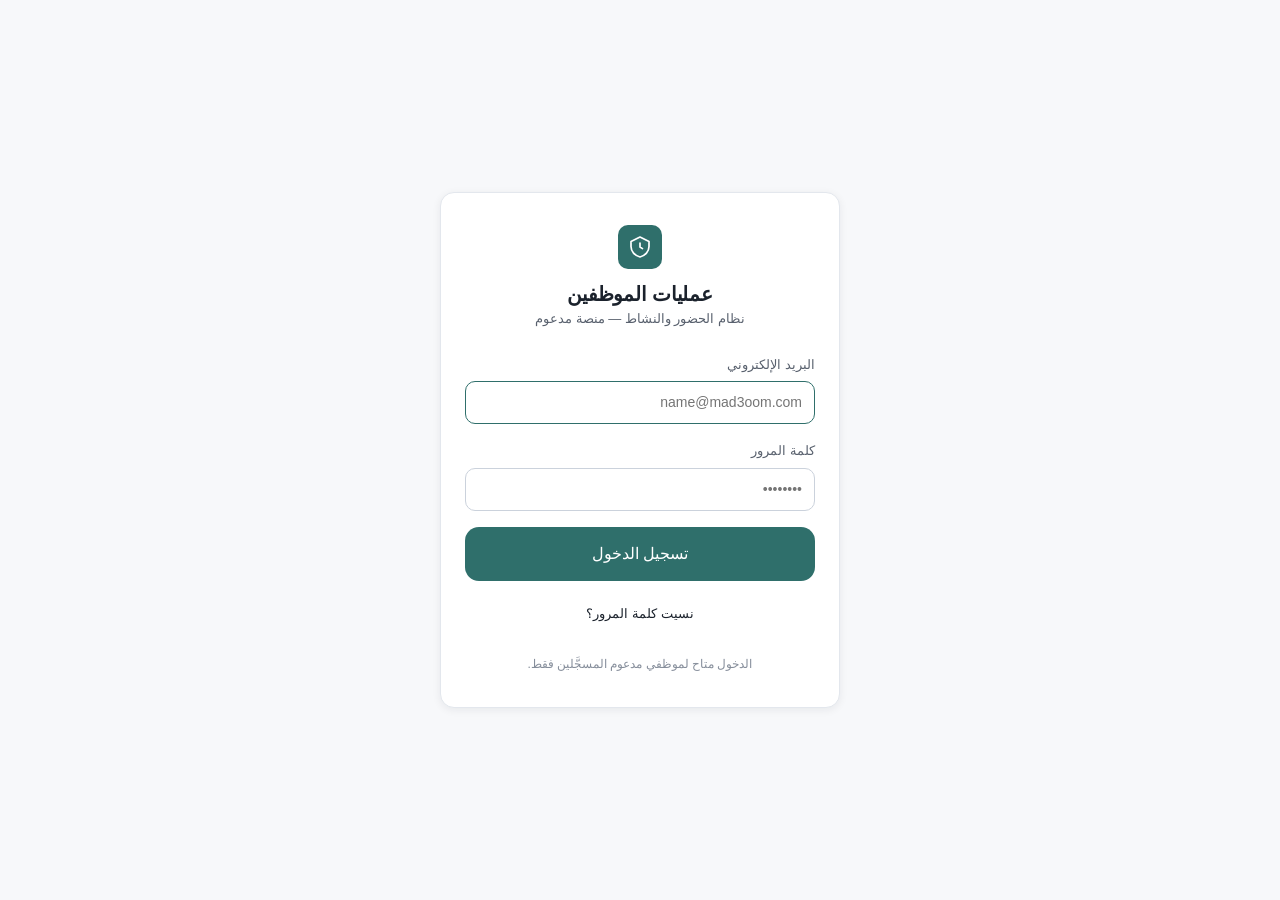
<file: index.html>
<!doctype html>
<html lang="ar" dir="rtl">
<head>
<meta charset="utf-8">
<meta name="viewport" content="width=device-width, initial-scale=1">
<meta name="color-scheme" content="light dark">
<meta name="robots" content="noindex, nofollow">
<title>عمليات الموظفين — مدعوم</title>
<link rel="icon" href="data:image/svg+xml,%3Csvg xmlns='http://www.w3.org/2000/svg' viewBox='0 0 24 24'%3E%3Cpath fill='%232f6f6b' d='M12 2 3 6.5v5c0 5 3.8 9.2 9 10.5 5.2-1.3 9-5.5 9-10.5v-5L12 2Z'/%3E%3C/svg%3E">
<link rel="stylesheet" href="css/variables.css">
<link rel="stylesheet" href="css/base.css">
<link rel="stylesheet" href="css/components.css">
<link rel="stylesheet" href="css/dashboard.css">
<script>
  (function () {
    try {
      var t = localStorage.getItem('eo.theme');
      if (t === 'light' || t === 'dark') document.documentElement.setAttribute('data-theme', t);
    } catch (e) {}
  })();
</script>
<script src="js/vendor/supabase.js"></script>
</head>
<body>
<div class="auth-page">
  <div class="auth-card center">
    <div class="auth-brand">
      <div class="brand-mark">
        <svg viewBox="0 0 24 24" fill="none" stroke="currentColor" stroke-width="1.7" stroke-linecap="round" stroke-linejoin="round">
          <path d="M12 2 3 6.5v5c0 5 3.8 9.2 9 10.5 5.2-1.3 9-5.5 9-10.5v-5L12 2Z"/><path d="M12 8v4l2.5 1.6"/>
        </svg>
      </div>
      <div>
        <h2>عمليات الموظفين</h2>
        <div class="small muted">منصة مدعوم</div>
      </div>
    </div>
    <p class="muted small">جارٍ التحقق من الجلسة…</p>
  </div>
</div>
<script type="module">
  import { sb } from './js/services/client.js';
  const { data } = await sb.auth.getSession();
  location.replace(data.session ? 'dashboard.html' : 'login.html');
</script>
</body>
</html>
</file>
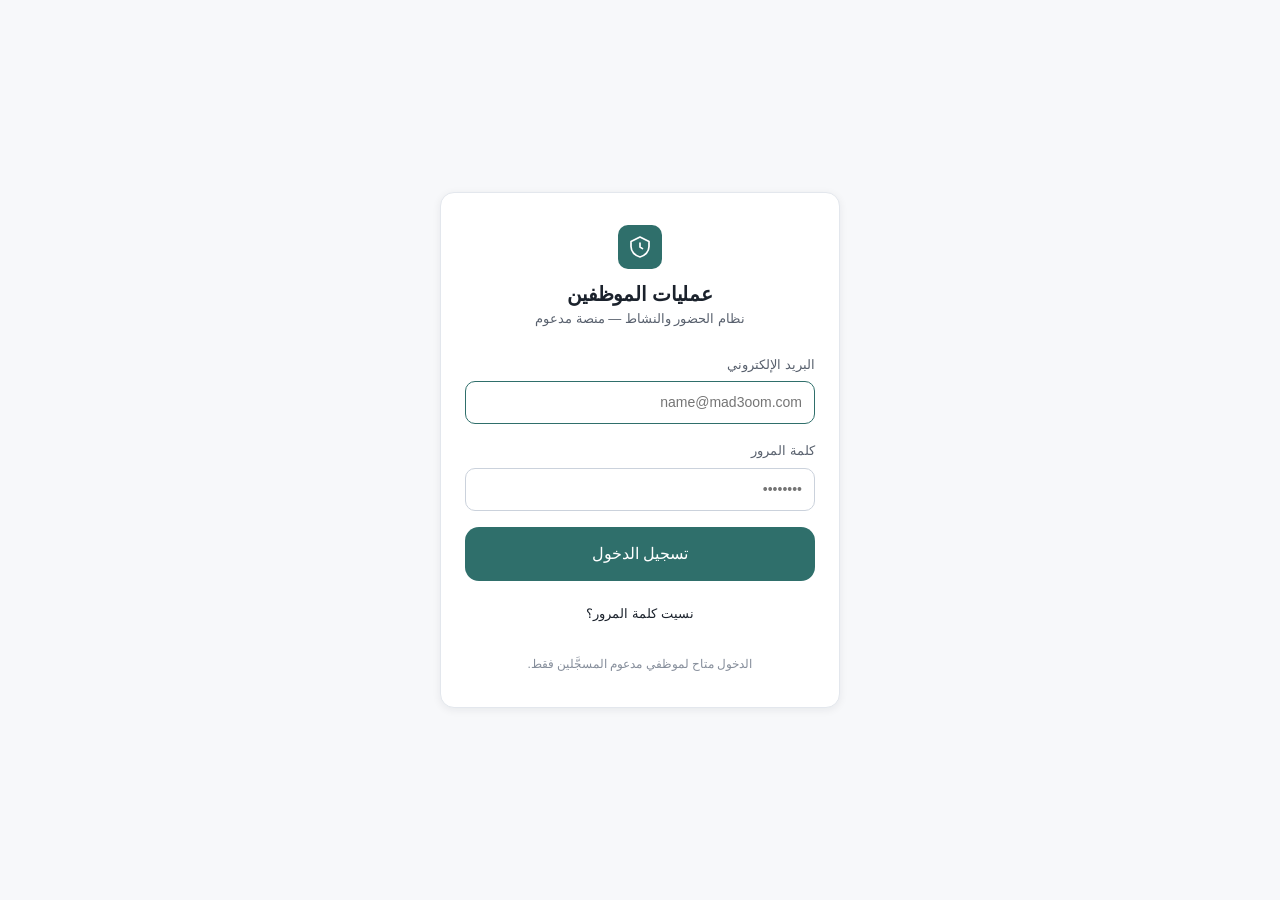
<file: admin.html>
<!doctype html>
<html lang="ar" dir="rtl">
<head>
<meta charset="utf-8">
<meta name="viewport" content="width=device-width, initial-scale=1">
<meta name="color-scheme" content="light dark">
<meta name="robots" content="noindex, nofollow">
<title>المتابعة اللحظية · عمليات الموظفين — مدعوم</title>
<link rel="icon" href="data:image/svg+xml,%3Csvg xmlns='http://www.w3.org/2000/svg' viewBox='0 0 24 24'%3E%3Cpath fill='%232f6f6b' d='M12 2 3 6.5v5c0 5 3.8 9.2 9 10.5 5.2-1.3 9-5.5 9-10.5v-5L12 2Z'/%3E%3C/svg%3E">
<link rel="stylesheet" href="css/variables.css">
<link rel="stylesheet" href="css/base.css">
<link rel="stylesheet" href="css/components.css">
<link rel="stylesheet" href="css/dashboard.css">
<link rel="stylesheet" href="css/responsive.css">
<script>
  /* تطبيق السمة قبل الرسم لتفادي وميض الألوان */
  (function () {
    try {
      var t = localStorage.getItem('eo.theme');
      if (t === 'light' || t === 'dark') document.documentElement.setAttribute('data-theme', t);
    } catch (e) {}
  })();
</script>
<script src="js/vendor/supabase.js"></script>
</head>
<body>
<noscript>
  <div style="padding:24px;text-align:center">هذا النظام يحتاج تفعيل JavaScript في المتصفح.</div>
</noscript>
<script type="module" src="js/pages/admin.js"></script>
</body>
</html>
</file>
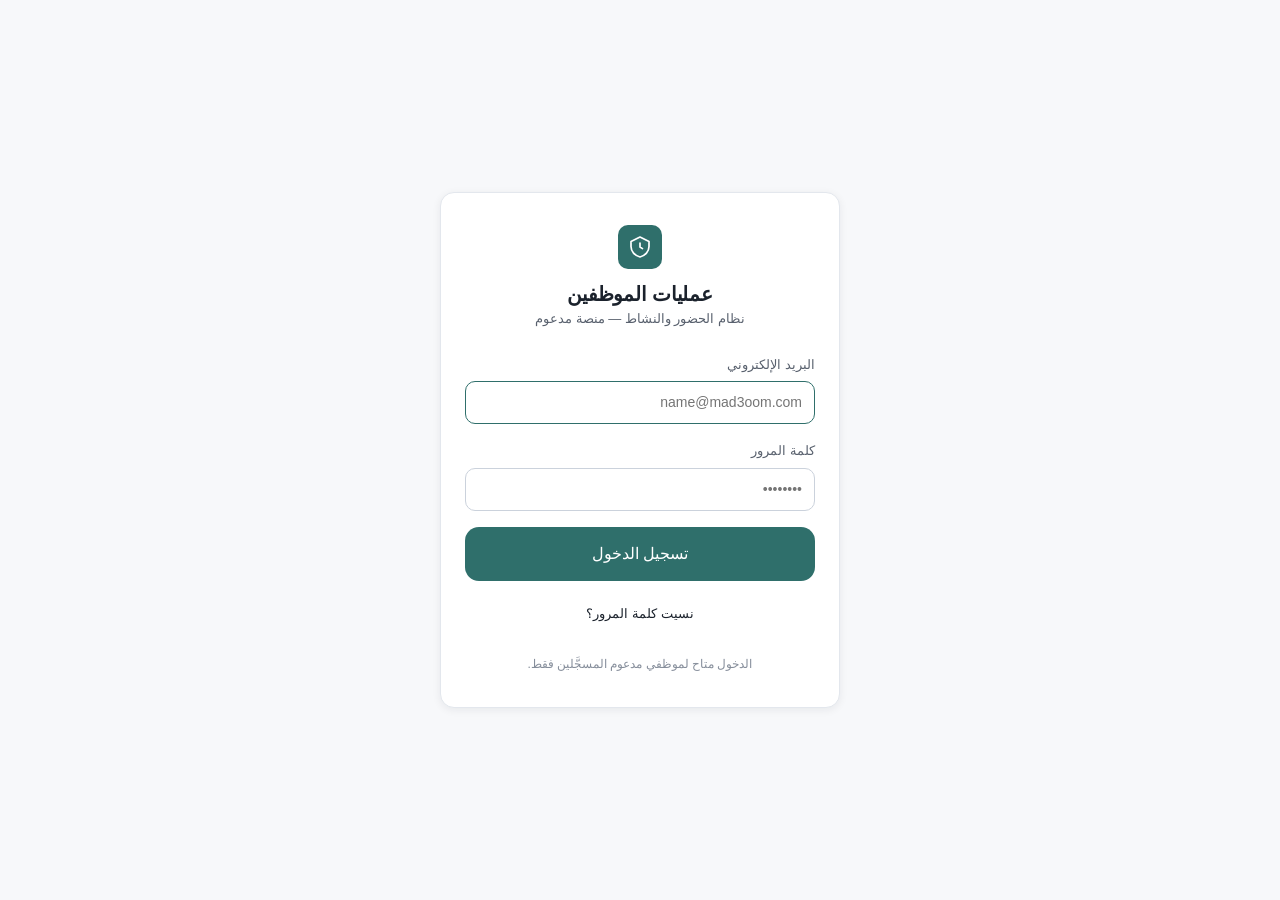
<file: audit.html>
<!doctype html>
<html lang="ar" dir="rtl">
<head>
<meta charset="utf-8">
<meta name="viewport" content="width=device-width, initial-scale=1">
<meta name="color-scheme" content="light dark">
<meta name="robots" content="noindex, nofollow">
<title>سجل التدقيق · عمليات الموظفين — مدعوم</title>
<link rel="icon" href="data:image/svg+xml,%3Csvg xmlns='http://www.w3.org/2000/svg' viewBox='0 0 24 24'%3E%3Cpath fill='%232f6f6b' d='M12 2 3 6.5v5c0 5 3.8 9.2 9 10.5 5.2-1.3 9-5.5 9-10.5v-5L12 2Z'/%3E%3C/svg%3E">
<link rel="stylesheet" href="css/variables.css">
<link rel="stylesheet" href="css/base.css">
<link rel="stylesheet" href="css/components.css">
<link rel="stylesheet" href="css/dashboard.css">
<link rel="stylesheet" href="css/responsive.css">
<script>
  /* تطبيق السمة قبل الرسم لتفادي وميض الألوان */
  (function () {
    try {
      var t = localStorage.getItem('eo.theme');
      if (t === 'light' || t === 'dark') document.documentElement.setAttribute('data-theme', t);
    } catch (e) {}
  })();
</script>
<script src="js/vendor/supabase.js"></script>
</head>
<body>
<noscript>
  <div style="padding:24px;text-align:center">هذا النظام يحتاج تفعيل JavaScript في المتصفح.</div>
</noscript>
<script type="module" src="js/pages/audit.js"></script>
</body>
</html>
</file>
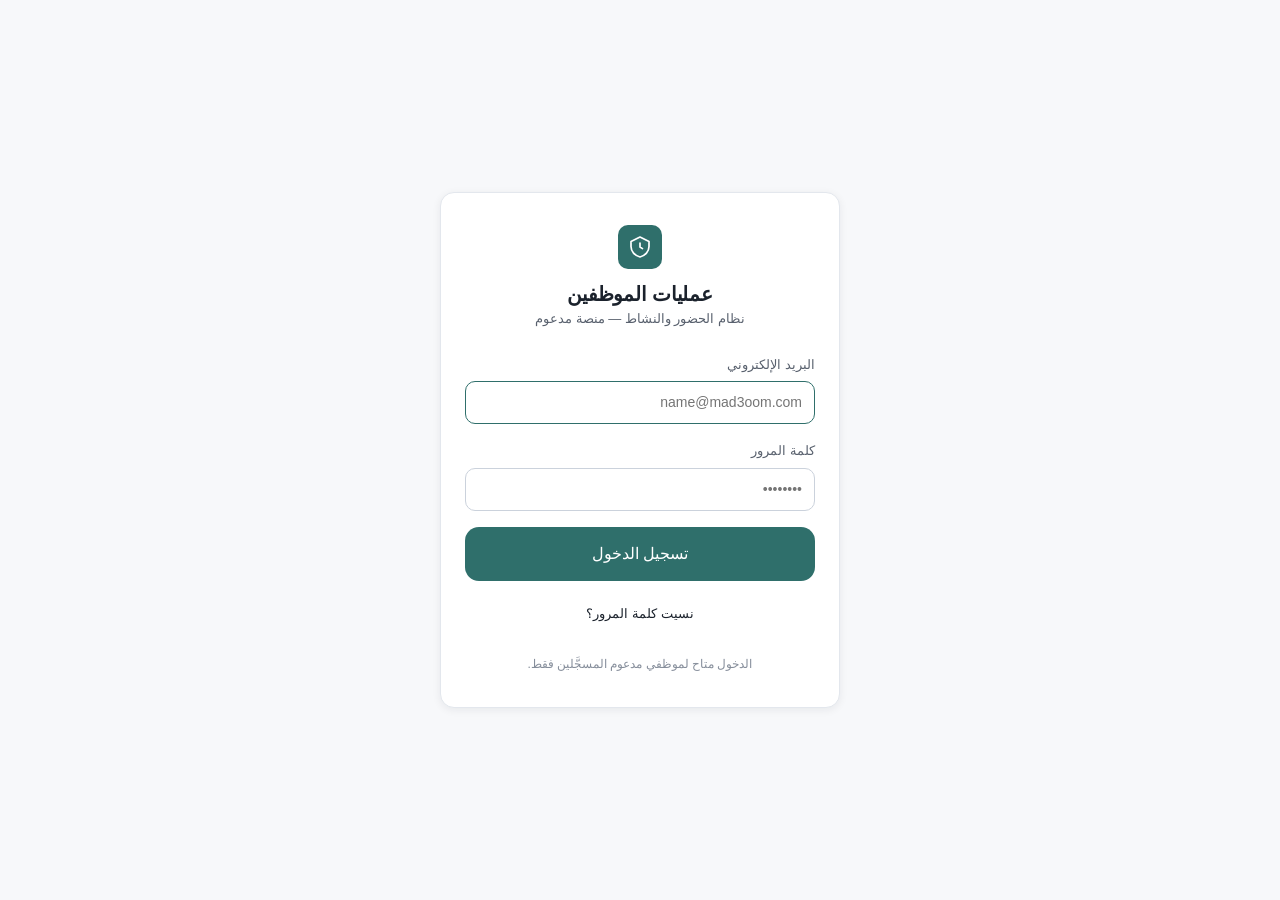
<file: dashboard.html>
<!doctype html>
<html lang="ar" dir="rtl">
<head>
<meta charset="utf-8">
<meta name="viewport" content="width=device-width, initial-scale=1">
<meta name="color-scheme" content="light dark">
<meta name="robots" content="noindex, nofollow">
<title>لوحتي · عمليات الموظفين — مدعوم</title>
<link rel="icon" href="data:image/svg+xml,%3Csvg xmlns='http://www.w3.org/2000/svg' viewBox='0 0 24 24'%3E%3Cpath fill='%232f6f6b' d='M12 2 3 6.5v5c0 5 3.8 9.2 9 10.5 5.2-1.3 9-5.5 9-10.5v-5L12 2Z'/%3E%3C/svg%3E">
<link rel="stylesheet" href="css/variables.css">
<link rel="stylesheet" href="css/base.css">
<link rel="stylesheet" href="css/components.css">
<link rel="stylesheet" href="css/dashboard.css">
<link rel="stylesheet" href="css/responsive.css">
<script>
  /* تطبيق السمة قبل الرسم لتفادي وميض الألوان */
  (function () {
    try {
      var t = localStorage.getItem('eo.theme');
      if (t === 'light' || t === 'dark') document.documentElement.setAttribute('data-theme', t);
    } catch (e) {}
  })();
</script>
<script src="js/vendor/supabase.js"></script>
</head>
<body>
<noscript>
  <div style="padding:24px;text-align:center">هذا النظام يحتاج تفعيل JavaScript في المتصفح.</div>
</noscript>
<script type="module" src="js/pages/dashboard.js"></script>
</body>
</html>
</file>
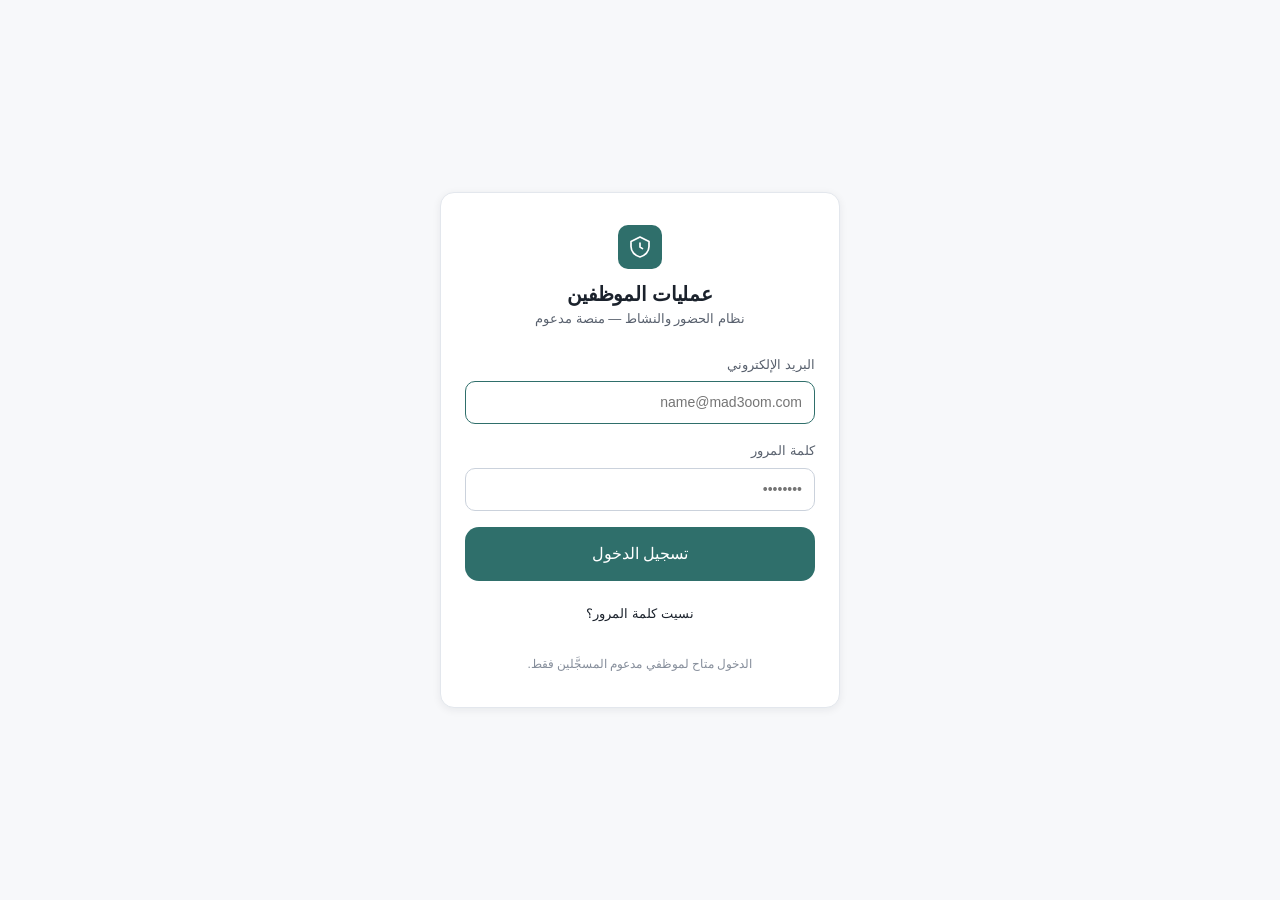
<file: employee.html>
<!doctype html>
<html lang="ar" dir="rtl">
<head>
<meta charset="utf-8">
<meta name="viewport" content="width=device-width, initial-scale=1">
<meta name="color-scheme" content="light dark">
<meta name="robots" content="noindex, nofollow">
<title>ملف الموظف · عمليات الموظفين — مدعوم</title>
<link rel="icon" href="data:image/svg+xml,%3Csvg xmlns='http://www.w3.org/2000/svg' viewBox='0 0 24 24'%3E%3Cpath fill='%232f6f6b' d='M12 2 3 6.5v5c0 5 3.8 9.2 9 10.5 5.2-1.3 9-5.5 9-10.5v-5L12 2Z'/%3E%3C/svg%3E">
<link rel="stylesheet" href="css/variables.css">
<link rel="stylesheet" href="css/base.css">
<link rel="stylesheet" href="css/components.css">
<link rel="stylesheet" href="css/dashboard.css">
<link rel="stylesheet" href="css/responsive.css">
<script>
  /* تطبيق السمة قبل الرسم لتفادي وميض الألوان */
  (function () {
    try {
      var t = localStorage.getItem('eo.theme');
      if (t === 'light' || t === 'dark') document.documentElement.setAttribute('data-theme', t);
    } catch (e) {}
  })();
</script>
<script src="js/vendor/supabase.js"></script>
</head>
<body>
<noscript>
  <div style="padding:24px;text-align:center">هذا النظام يحتاج تفعيل JavaScript في المتصفح.</div>
</noscript>
<script type="module" src="js/pages/employee.js"></script>
</body>
</html>
</file>
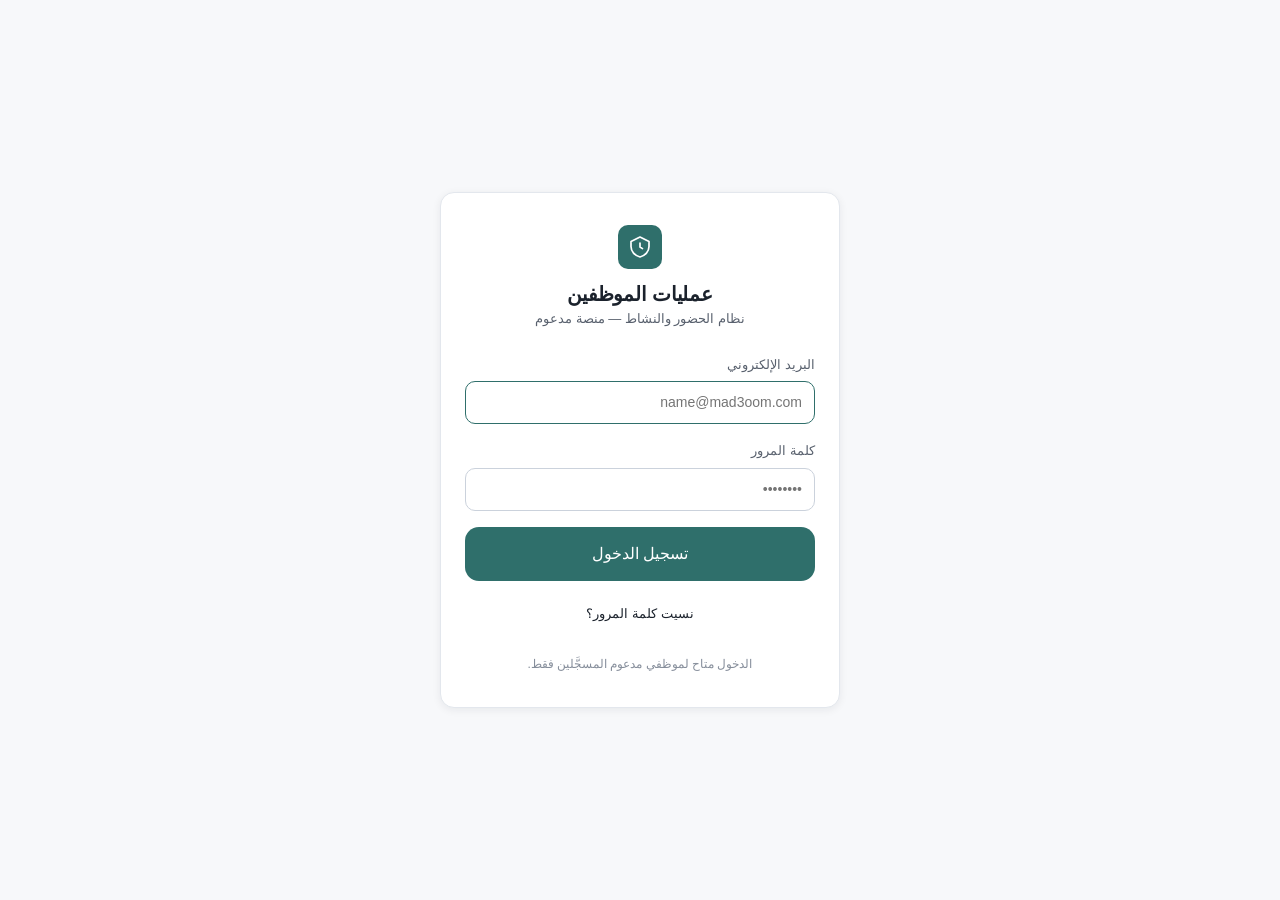
<file: employees.html>
<!doctype html>
<html lang="ar" dir="rtl">
<head>
<meta charset="utf-8">
<meta name="viewport" content="width=device-width, initial-scale=1">
<meta name="color-scheme" content="light dark">
<meta name="robots" content="noindex, nofollow">
<title>الموظفون · عمليات الموظفين — مدعوم</title>
<link rel="icon" href="data:image/svg+xml,%3Csvg xmlns='http://www.w3.org/2000/svg' viewBox='0 0 24 24'%3E%3Cpath fill='%232f6f6b' d='M12 2 3 6.5v5c0 5 3.8 9.2 9 10.5 5.2-1.3 9-5.5 9-10.5v-5L12 2Z'/%3E%3C/svg%3E">
<link rel="stylesheet" href="css/variables.css">
<link rel="stylesheet" href="css/base.css">
<link rel="stylesheet" href="css/components.css">
<link rel="stylesheet" href="css/dashboard.css">
<link rel="stylesheet" href="css/responsive.css">
<script>
  /* تطبيق السمة قبل الرسم لتفادي وميض الألوان */
  (function () {
    try {
      var t = localStorage.getItem('eo.theme');
      if (t === 'light' || t === 'dark') document.documentElement.setAttribute('data-theme', t);
    } catch (e) {}
  })();
</script>
<script src="js/vendor/supabase.js"></script>
</head>
<body>
<noscript>
  <div style="padding:24px;text-align:center">هذا النظام يحتاج تفعيل JavaScript في المتصفح.</div>
</noscript>
<script type="module" src="js/pages/employees.js"></script>
</body>
</html>
</file>
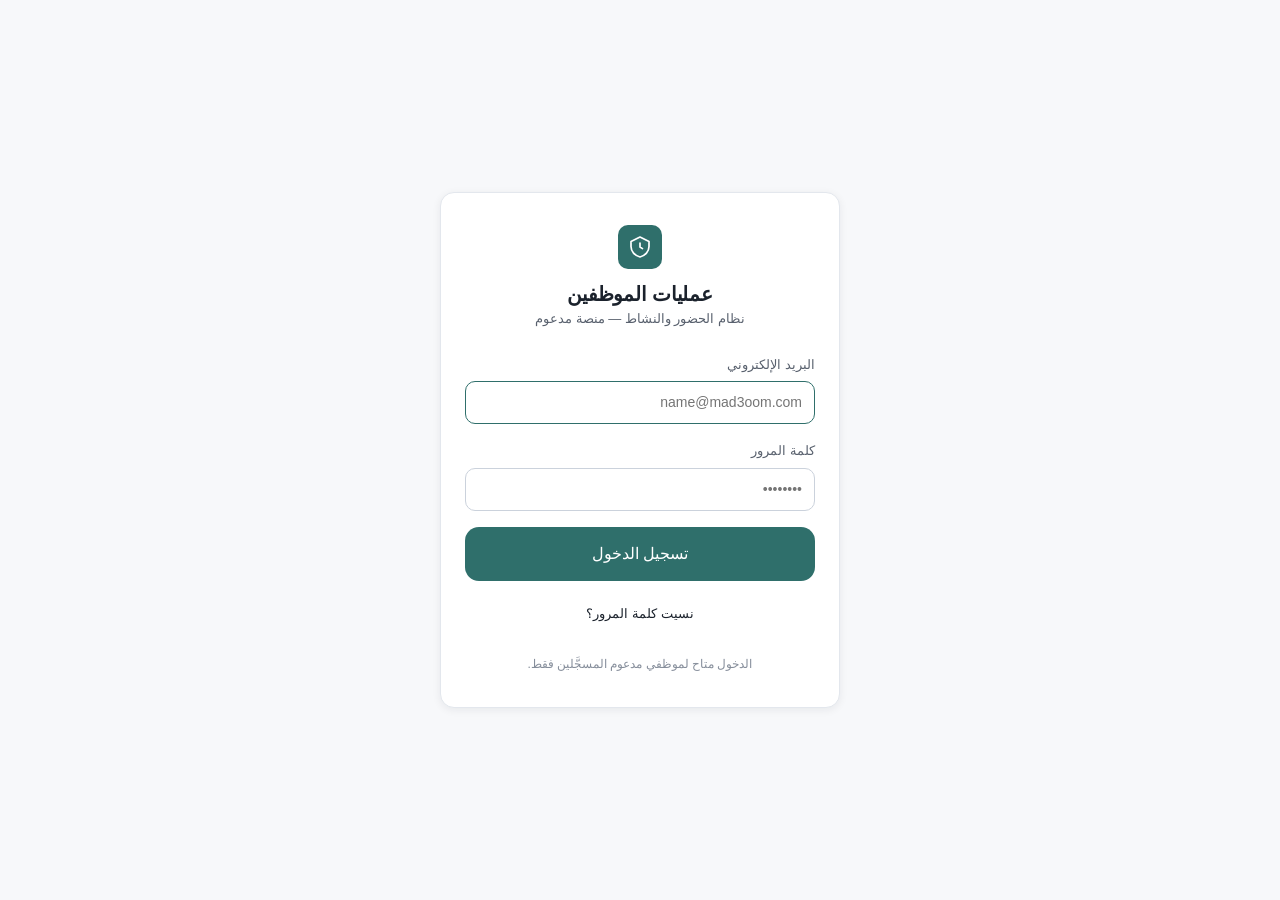
<file: login.html>
<!doctype html>
<html lang="ar" dir="rtl">
<head>
<meta charset="utf-8">
<meta name="viewport" content="width=device-width, initial-scale=1">
<meta name="color-scheme" content="light dark">
<meta name="robots" content="noindex, nofollow">
<title>تسجيل الدخول · عمليات الموظفين — مدعوم</title>
<link rel="icon" href="data:image/svg+xml,%3Csvg xmlns='http://www.w3.org/2000/svg' viewBox='0 0 24 24'%3E%3Cpath fill='%232f6f6b' d='M12 2 3 6.5v5c0 5 3.8 9.2 9 10.5 5.2-1.3 9-5.5 9-10.5v-5L12 2Z'/%3E%3C/svg%3E">
<link rel="stylesheet" href="css/variables.css">
<link rel="stylesheet" href="css/base.css">
<link rel="stylesheet" href="css/components.css">
<link rel="stylesheet" href="css/dashboard.css">
<link rel="stylesheet" href="css/responsive.css">
<script>
  /* تطبيق السمة قبل الرسم لتفادي وميض الألوان */
  (function () {
    try {
      var t = localStorage.getItem('eo.theme');
      if (t === 'light' || t === 'dark') document.documentElement.setAttribute('data-theme', t);
    } catch (e) {}
  })();
</script>
<script src="js/vendor/supabase.js"></script>
</head>
<body>
<noscript>
  <div style="padding:24px;text-align:center">هذا النظام يحتاج تفعيل JavaScript في المتصفح.</div>
</noscript>
<script type="module" src="js/pages/login.js"></script>
</body>
</html>
</file>
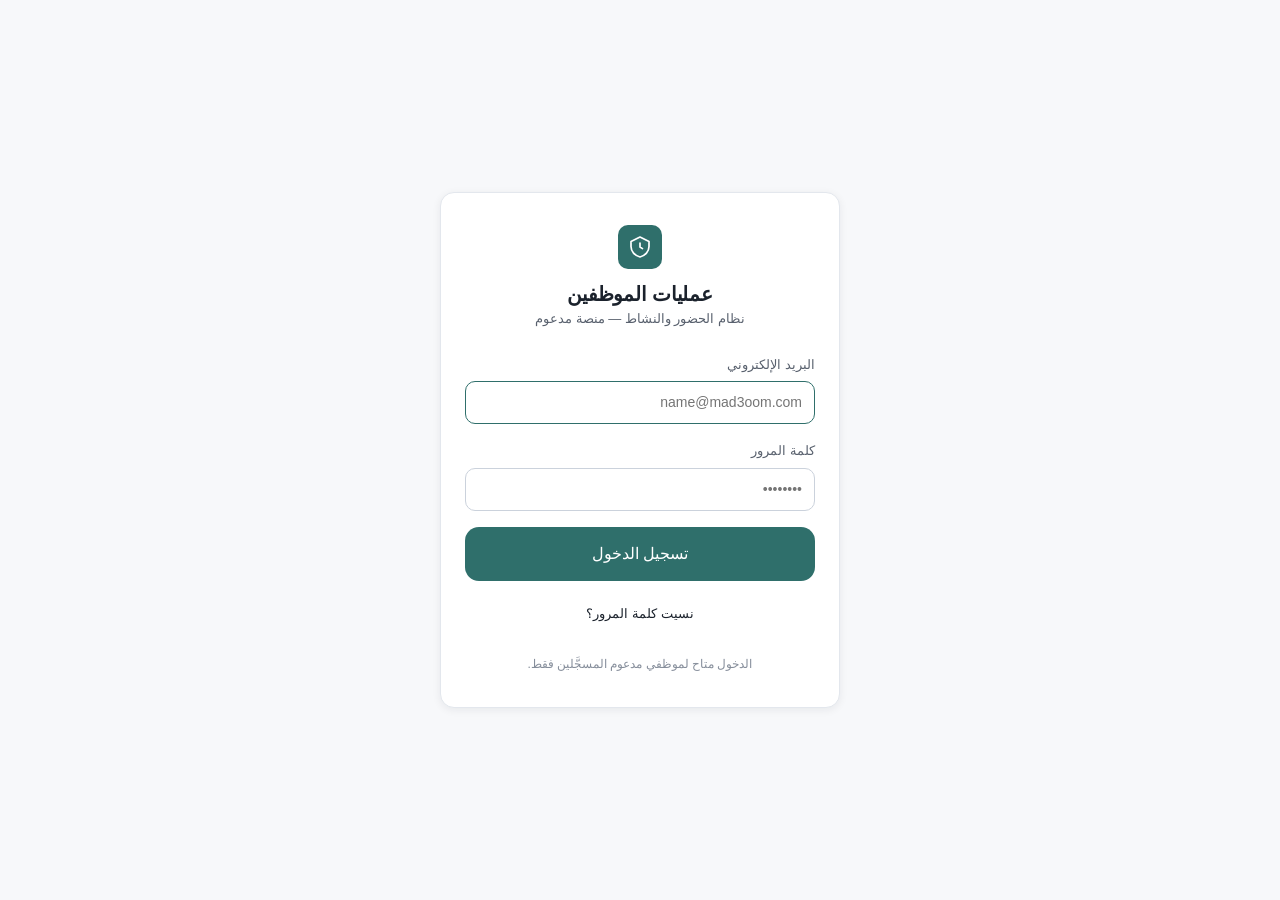
<file: my-history.html>
<!doctype html>
<html lang="ar" dir="rtl">
<head>
<meta charset="utf-8">
<meta name="viewport" content="width=device-width, initial-scale=1">
<meta name="color-scheme" content="light dark">
<meta name="robots" content="noindex, nofollow">
<title>سجلّي · عمليات الموظفين — مدعوم</title>
<link rel="icon" href="data:image/svg+xml,%3Csvg xmlns='http://www.w3.org/2000/svg' viewBox='0 0 24 24'%3E%3Cpath fill='%232f6f6b' d='M12 2 3 6.5v5c0 5 3.8 9.2 9 10.5 5.2-1.3 9-5.5 9-10.5v-5L12 2Z'/%3E%3C/svg%3E">
<link rel="stylesheet" href="css/variables.css">
<link rel="stylesheet" href="css/base.css">
<link rel="stylesheet" href="css/components.css">
<link rel="stylesheet" href="css/dashboard.css">
<link rel="stylesheet" href="css/responsive.css">
<script>
  /* تطبيق السمة قبل الرسم لتفادي وميض الألوان */
  (function () {
    try {
      var t = localStorage.getItem('eo.theme');
      if (t === 'light' || t === 'dark') document.documentElement.setAttribute('data-theme', t);
    } catch (e) {}
  })();
</script>
<script src="js/vendor/supabase.js"></script>
</head>
<body>
<noscript>
  <div style="padding:24px;text-align:center">هذا النظام يحتاج تفعيل JavaScript في المتصفح.</div>
</noscript>
<script type="module" src="js/pages/my-history.js"></script>
</body>
</html>
</file>
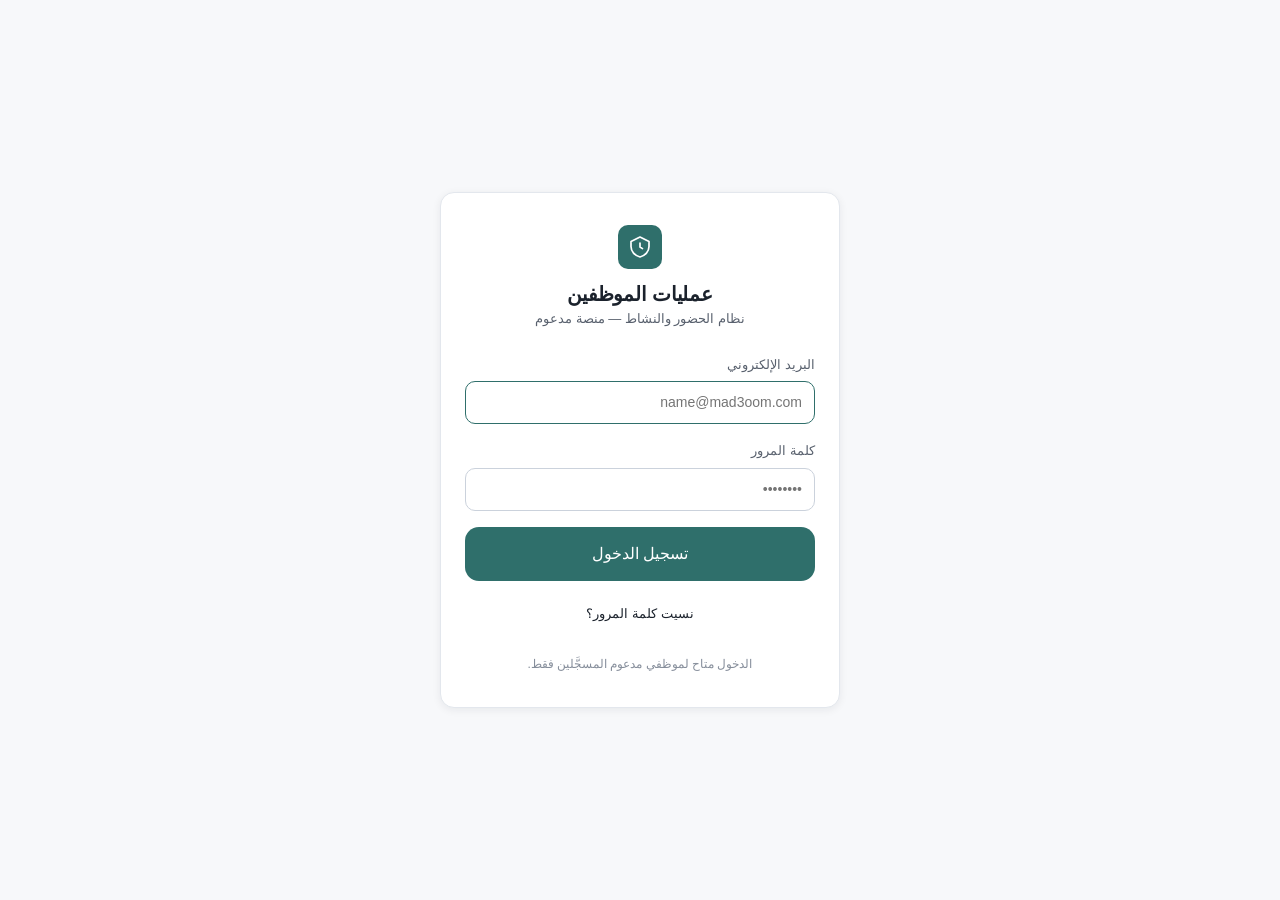
<file: reports.html>
<!doctype html>
<html lang="ar" dir="rtl">
<head>
<meta charset="utf-8">
<meta name="viewport" content="width=device-width, initial-scale=1">
<meta name="color-scheme" content="light dark">
<meta name="robots" content="noindex, nofollow">
<title>التقارير · عمليات الموظفين — مدعوم</title>
<link rel="icon" href="data:image/svg+xml,%3Csvg xmlns='http://www.w3.org/2000/svg' viewBox='0 0 24 24'%3E%3Cpath fill='%232f6f6b' d='M12 2 3 6.5v5c0 5 3.8 9.2 9 10.5 5.2-1.3 9-5.5 9-10.5v-5L12 2Z'/%3E%3C/svg%3E">
<link rel="stylesheet" href="css/variables.css">
<link rel="stylesheet" href="css/base.css">
<link rel="stylesheet" href="css/components.css">
<link rel="stylesheet" href="css/dashboard.css">
<link rel="stylesheet" href="css/responsive.css">
<script>
  /* تطبيق السمة قبل الرسم لتفادي وميض الألوان */
  (function () {
    try {
      var t = localStorage.getItem('eo.theme');
      if (t === 'light' || t === 'dark') document.documentElement.setAttribute('data-theme', t);
    } catch (e) {}
  })();
</script>
<script src="js/vendor/supabase.js"></script>
</head>
<body>
<noscript>
  <div style="padding:24px;text-align:center">هذا النظام يحتاج تفعيل JavaScript في المتصفح.</div>
</noscript>
<script type="module" src="js/pages/reports.js"></script>
</body>
</html>
</file>
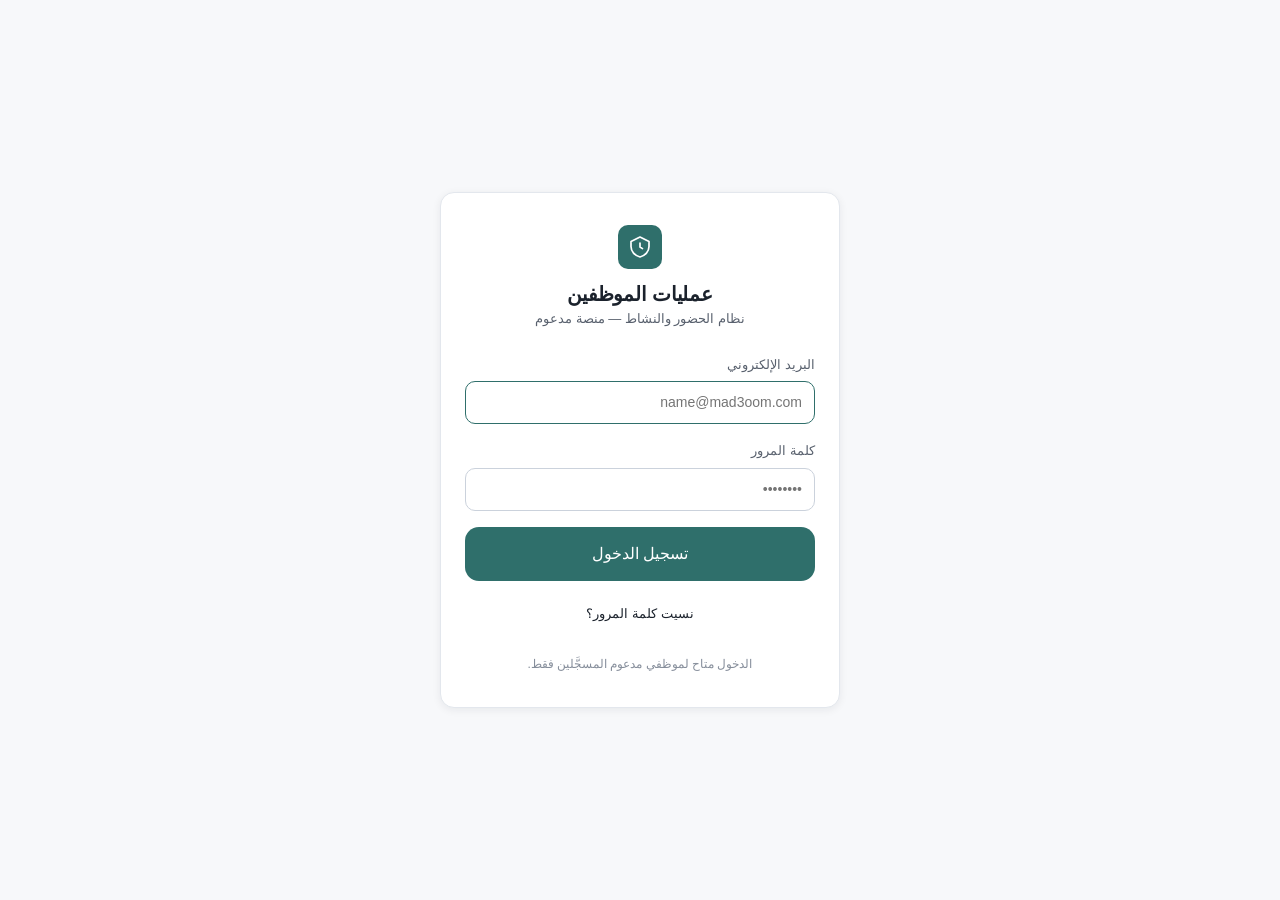
<file: settings.html>
<!doctype html>
<html lang="ar" dir="rtl">
<head>
<meta charset="utf-8">
<meta name="viewport" content="width=device-width, initial-scale=1">
<meta name="color-scheme" content="light dark">
<meta name="robots" content="noindex, nofollow">
<title>الإعدادات · عمليات الموظفين — مدعوم</title>
<link rel="icon" href="data:image/svg+xml,%3Csvg xmlns='http://www.w3.org/2000/svg' viewBox='0 0 24 24'%3E%3Cpath fill='%232f6f6b' d='M12 2 3 6.5v5c0 5 3.8 9.2 9 10.5 5.2-1.3 9-5.5 9-10.5v-5L12 2Z'/%3E%3C/svg%3E">
<link rel="stylesheet" href="css/variables.css">
<link rel="stylesheet" href="css/base.css">
<link rel="stylesheet" href="css/components.css">
<link rel="stylesheet" href="css/dashboard.css">
<link rel="stylesheet" href="css/responsive.css">
<script>
  /* تطبيق السمة قبل الرسم لتفادي وميض الألوان */
  (function () {
    try {
      var t = localStorage.getItem('eo.theme');
      if (t === 'light' || t === 'dark') document.documentElement.setAttribute('data-theme', t);
    } catch (e) {}
  })();
</script>
<script src="js/vendor/supabase.js"></script>
</head>
<body>
<noscript>
  <div style="padding:24px;text-align:center">هذا النظام يحتاج تفعيل JavaScript في المتصفح.</div>
</noscript>
<script type="module" src="js/pages/settings.js"></script>
</body>
</html>
</file>
<file: css/variables.css>
/* ═══════════════════════════════════════════════════════════
   Design Tokens — مصدر واحد لكل لون ومقاس في النظام
   لا يوجد أي لون مكتوب مباشرة داخل بقية الملفات.
   الوضع الافتراضي فاتح. الوضع الداكن يعيد تعريف الرموز فقط.
   ═══════════════════════════════════════════════════════════ */

:root {
  /* ── الأساس: رمادي هادئ مائل للدفء */
  --c-bg:              #f7f8fa;
  --c-surface:         #ffffff;
  --c-surface-2:       #f2f4f7;
  --c-surface-hover:   #eceff3;
  --c-border:          #e3e7ed;
  --c-border-strong:   #cbd2dc;

  --c-text:            #1b222c;
  --c-text-2:          #59616e;
  --c-text-3:          #868e9b;
  --c-text-inverse:    #ffffff;

  /* ── اللون الرئيسي: أزرق مخضرّ هادئ */
  --c-primary:         #2f6f6b;
  --c-primary-hover:   #275c59;
  --c-primary-soft:    #e6f0ef;
  --c-primary-text:    #235754;

  /* ── ألوان الحالة (هادئة، غير صارخة) */
  --c-active:          #2e7d5b;
  --c-active-soft:     #e6f3ec;
  --c-idle:            #a97a1f;
  --c-idle-soft:       #fbf1de;
  --c-break:           #4a63a8;
  --c-break-soft:      #e9edf8;
  --c-offline:         #737b88;
  --c-offline-soft:    #eef0f3;
  --c-danger:          #b3453c;
  --c-danger-hover:    #9a3730;
  --c-danger-soft:     #fbeceb;
  --c-warning:         #a4661c;
  --c-warning-soft:    #fbf0e3;
  --c-success:         #2e7d5b;
  --c-success-soft:    #e6f3ec;

  /* ── الظلال */
  --shadow-sm:  0 1px 2px rgba(16, 24, 40, .05);
  --shadow-md:  0 2px 8px rgba(16, 24, 40, .07);
  --shadow-lg:  0 8px 24px rgba(16, 24, 40, .10);

  /* ── المقاسات */
  --r-sm: 6px;
  --r-md: 10px;
  --r-lg: 14px;
  --r-full: 999px;

  --sp-1: 4px;  --sp-2: 8px;  --sp-3: 12px; --sp-4: 16px;
  --sp-5: 20px; --sp-6: 24px; --sp-8: 32px; --sp-10: 40px; --sp-12: 48px;

  --fs-xs: 12px; --fs-sm: 13px; --fs-md: 14px;
  --fs-lg: 16px; --fs-xl: 20px; --fs-2xl: 26px; --fs-3xl: 34px;

  --font: "Segoe UI", "Noto Sans Arabic", "Dubai", Tahoma, "Helvetica Neue", Arial, sans-serif;
  --font-num: "SF Mono", "Cascadia Mono", "Roboto Mono", Consolas, monospace;

  --nav-w: 236px;
  --header-h: 60px;
  --transition: 140ms ease;
}

/* ── الوضع الداكن: يُطبَّق بتفضيل النظام ما لم يختر المستخدم الفاتح صراحةً */
@media (prefers-color-scheme: dark) {
  :root:not([data-theme="light"]) {
    --c-bg:            #14181e;
    --c-surface:       #1b2027;
    --c-surface-2:     #222831;
    --c-surface-hover: #2a313b;
    --c-border:        #2c333d;
    --c-border-strong: #3d4653;

    --c-text:          #e7eaef;
    --c-text-2:        #a4adba;
    --c-text-3:        #78818f;
    --c-text-inverse:  #14181e;

    --c-primary:       #4d9d97;
    --c-primary-hover: #5fb0aa;
    --c-primary-soft:  #1e2e2d;
    --c-primary-text:  #7cc4be;

    --c-active:        #4fa87c;
    --c-active-soft:   #1a2b23;
    --c-idle:          #cb9c45;
    --c-idle-soft:     #2c2519;
    --c-break:         #7a91d4;
    --c-break-soft:    #1e2333;
    --c-offline:       #8b93a0;
    --c-offline-soft:  #232830;
    --c-danger:        #d9736a;
    --c-danger-hover:  #e2857d;
    --c-danger-soft:   #2e1f1e;
    --c-warning:       #cf9350;
    --c-warning-soft:  #2c2418;
    --c-success:       #4fa87c;
    --c-success-soft:  #1a2b23;

    --shadow-sm: 0 1px 2px rgba(0, 0, 0, .3);
    --shadow-md: 0 2px 8px rgba(0, 0, 0, .35);
    --shadow-lg: 0 8px 24px rgba(0, 0, 0, .45);
  }
}

/* ── الاختيار الصريح للوضع الداكن يتفوّق على تفضيل النظام */
:root[data-theme="dark"] {
  --c-bg:            #14181e;
  --c-surface:       #1b2027;
  --c-surface-2:     #222831;
  --c-surface-hover: #2a313b;
  --c-border:        #2c333d;
  --c-border-strong: #3d4653;

  --c-text:          #e7eaef;
  --c-text-2:        #a4adba;
  --c-text-3:        #78818f;
  --c-text-inverse:  #14181e;

  --c-primary:       #4d9d97;
  --c-primary-hover: #5fb0aa;
  --c-primary-soft:  #1e2e2d;
  --c-primary-text:  #7cc4be;

  --c-active:        #4fa87c;
  --c-active-soft:   #1a2b23;
  --c-idle:          #cb9c45;
  --c-idle-soft:     #2c2519;
  --c-break:         #7a91d4;
  --c-break-soft:    #1e2333;
  --c-offline:       #8b93a0;
  --c-offline-soft:  #232830;
  --c-danger:        #d9736a;
  --c-danger-hover:  #e2857d;
  --c-danger-soft:   #2e1f1e;
  --c-warning:       #cf9350;
  --c-warning-soft:  #2c2418;
  --c-success:       #4fa87c;
  --c-success-soft:  #1a2b23;

  --shadow-sm: 0 1px 2px rgba(0, 0, 0, .3);
  --shadow-md: 0 2px 8px rgba(0, 0, 0, .35);
  --shadow-lg: 0 8px 24px rgba(0, 0, 0, .45);
}
</file>
<file: css/base.css>
/* الأساسيات + RTL */

*, *::before, *::after { box-sizing: border-box; }

html { -webkit-text-size-adjust: 100%; }

body {
  margin: 0;
  font-family: var(--font);
  font-size: var(--fs-md);
  line-height: 1.65;
  color: var(--c-text);
  background: var(--c-bg);
  direction: rtl;
  text-align: right;
  -webkit-font-smoothing: antialiased;
}

h1, h2, h3, h4 { margin: 0; font-weight: 600; line-height: 1.35; letter-spacing: -0.01em; }
h1 { font-size: var(--fs-2xl); }
h2 { font-size: var(--fs-xl); }
h3 { font-size: var(--fs-lg); }
p  { margin: 0 0 var(--sp-3); }

a { color: var(--c-primary-text); text-decoration: none; }
a:hover { text-decoration: underline; }

button, input, select, textarea { font: inherit; color: inherit; }

/* الأرقام دائمًا بالاتجاه الصحيح ومقاس ثابت */
.num, time, .mono {
  font-family: var(--font-num);
  font-variant-numeric: tabular-nums;
  direction: ltr;
  unicode-bidi: embed;
  display: inline-block;
}

:focus-visible {
  outline: 2px solid var(--c-primary);
  outline-offset: 2px;
  border-radius: var(--r-sm);
}

::selection { background: var(--c-primary-soft); color: var(--c-primary-text); }

.visually-hidden {
  position: absolute; width: 1px; height: 1px; padding: 0; margin: -1px;
  overflow: hidden; clip: rect(0 0 0 0); white-space: nowrap; border: 0;
}

.hidden { display: none !important; }

/* شريط تمرير هادئ */
* { scrollbar-width: thin; scrollbar-color: var(--c-border-strong) transparent; }
*::-webkit-scrollbar { width: 10px; height: 10px; }
*::-webkit-scrollbar-thumb {
  background: var(--c-border-strong); border-radius: var(--r-full);
  border: 3px solid transparent; background-clip: content-box;
}
*::-webkit-scrollbar-track { background: transparent; }

@media (prefers-reduced-motion: reduce) {
  *, *::before, *::after {
    animation-duration: .01ms !important;
    transition-duration: .01ms !important;
  }
}
</file>
<file: css/components.css>
/* المكوّنات المشتركة */

/* ── الأزرار ─────────────────────────────────────────── */
.btn {
  display: inline-flex; align-items: center; justify-content: center; gap: var(--sp-2);
  padding: 9px var(--sp-4); border: 1px solid transparent; border-radius: var(--r-md);
  background: var(--c-surface-2); color: var(--c-text);
  font-size: var(--fs-md); font-weight: 500; cursor: pointer;
  transition: background var(--transition), border-color var(--transition), opacity var(--transition);
  white-space: nowrap; user-select: none;
}
.btn:hover:not(:disabled) { background: var(--c-surface-hover); }
.btn:disabled { opacity: .5; cursor: not-allowed; }
.btn svg { width: 17px; height: 17px; flex: none; }

.btn-primary { background: var(--c-primary); color: #fff; }
.btn-primary:hover:not(:disabled) { background: var(--c-primary-hover); }

.btn-danger { background: var(--c-danger); color: #fff; }
.btn-danger:hover:not(:disabled) { background: var(--c-danger-hover); }

.btn-outline { background: transparent; border-color: var(--c-border-strong); }
.btn-outline:hover:not(:disabled) { background: var(--c-surface-hover); }

.btn-ghost { background: transparent; }
.btn-ghost:hover:not(:disabled) { background: var(--c-surface-hover); }

.btn-lg { padding: 13px var(--sp-6); font-size: var(--fs-lg); border-radius: var(--r-lg); }
.btn-sm { padding: 5px var(--sp-3); font-size: var(--fs-sm); }
.btn-block { width: 100%; }

.btn.is-loading { position: relative; color: transparent !important; pointer-events: none; }
.btn.is-loading::after {
  content: ""; position: absolute; width: 15px; height: 15px;
  border: 2px solid currentColor; border-top-color: transparent; border-radius: 50%;
  color: #fff; animation: spin .6s linear infinite;
}
.btn-outline.is-loading::after, .btn-ghost.is-loading::after, .btn:not([class*="btn-primary"]):not([class*="btn-danger"]).is-loading::after { color: var(--c-text-2); }
@keyframes spin { to { transform: rotate(360deg); } }

/* ── البطاقات ────────────────────────────────────────── */
.card {
  background: var(--c-surface); border: 1px solid var(--c-border);
  border-radius: var(--r-lg); box-shadow: var(--shadow-sm);
}
.card-head {
  display: flex; align-items: center; justify-content: space-between; gap: var(--sp-3);
  padding: var(--sp-4) var(--sp-5); border-bottom: 1px solid var(--c-border);
}
.card-head h2, .card-head h3 { font-size: var(--fs-lg); }
.card-body { padding: var(--sp-5); }
.card-body.tight { padding: 0; }

/* ── بطاقات الإحصاءات ────────────────────────────────── */
.stat-grid {
  display: grid; gap: var(--sp-4);
  grid-template-columns: repeat(auto-fit, minmax(178px, 1fr));
}
.stat {
  background: var(--c-surface); border: 1px solid var(--c-border);
  border-radius: var(--r-lg); padding: var(--sp-4) var(--sp-5);
}
.stat-label {
  display: flex; align-items: center; gap: var(--sp-2);
  font-size: var(--fs-sm); color: var(--c-text-2); margin-bottom: var(--sp-2);
}
.stat-label svg { width: 15px; height: 15px; opacity: .75; }
.stat-value { font-size: var(--fs-2xl); font-weight: 600; letter-spacing: -0.02em; }
.stat-sub { font-size: var(--fs-xs); color: var(--c-text-3); margin-top: 2px; }
.stat.accent { border-color: var(--c-primary); background: var(--c-primary-soft); }
.stat.accent .stat-value { color: var(--c-primary-text); }

/* ── شارات الحالة ────────────────────────────────────── */
.badge {
  display: inline-flex; align-items: center; gap: 6px;
  padding: 3px 10px; border-radius: var(--r-full);
  font-size: var(--fs-xs); font-weight: 600; white-space: nowrap;
  background: var(--c-offline-soft); color: var(--c-offline);
}
.badge::before { content: ""; width: 7px; height: 7px; border-radius: 50%; background: currentColor; flex: none; }
.badge.plain::before { display: none; }
.badge-active       { background: var(--c-active-soft);  color: var(--c-active); }
.badge-idle         { background: var(--c-idle-soft);    color: var(--c-idle); }
.badge-break        { background: var(--c-break-soft);   color: var(--c-break); }
.badge-disconnected { background: var(--c-warning-soft); color: var(--c-warning); }
.badge-ended        { background: var(--c-offline-soft); color: var(--c-offline); }
.badge-not_started  { background: var(--c-surface-2);    color: var(--c-text-3); }
.badge-danger       { background: var(--c-danger-soft);  color: var(--c-danger); }
.badge-success      { background: var(--c-success-soft); color: var(--c-success); }
.badge-warning      { background: var(--c-warning-soft); color: var(--c-warning); }
.badge-info         { background: var(--c-primary-soft); color: var(--c-primary-text); }

.badge-active::before { animation: pulse 2.2s ease-in-out infinite; }
@keyframes pulse { 0%,100% { opacity: 1; } 50% { opacity: .35; } }

/* ── الجداول ─────────────────────────────────────────── */
.table-wrap { overflow-x: auto; }
table.data { width: 100%; border-collapse: collapse; font-size: var(--fs-sm); }
table.data th, table.data td {
  padding: var(--sp-3) var(--sp-4); text-align: right;
  border-bottom: 1px solid var(--c-border); vertical-align: middle;
}
table.data th {
  font-weight: 600; color: var(--c-text-2); font-size: var(--fs-xs);
  background: var(--c-surface-2); position: sticky; top: 0; z-index: 1;
  white-space: nowrap;
}
table.data tbody tr:hover { background: var(--c-surface-2); }
table.data tbody tr:last-child td { border-bottom: none; }
table.data td.actions { white-space: nowrap; }
table.data tr.clickable { cursor: pointer; }

/* ── الحقول ──────────────────────────────────────────── */
.field { margin-bottom: var(--sp-4); }
.field label {
  display: block; margin-bottom: 6px;
  font-size: var(--fs-sm); font-weight: 500; color: var(--c-text-2);
}
.field .hint { font-size: var(--fs-xs); color: var(--c-text-3); margin-top: 5px; }
input[type="text"], input[type="email"], input[type="password"], input[type="date"],
input[type="time"], input[type="number"], input[type="datetime-local"], select, textarea {
  width: 100%; padding: 9px var(--sp-3);
  background: var(--c-surface); color: var(--c-text);
  border: 1px solid var(--c-border-strong); border-radius: var(--r-md);
  transition: border-color var(--transition);
}
input:focus, select:focus, textarea:focus { border-color: var(--c-primary); outline: none; }
input:disabled, select:disabled { background: var(--c-surface-2); color: var(--c-text-3); }
textarea { min-height: 84px; resize: vertical; }

.field-row { display: flex; gap: var(--sp-3); flex-wrap: wrap; align-items: flex-end; }
.field-row > .field { flex: 1 1 160px; margin-bottom: 0; }

/* ── التنبيهات ───────────────────────────────────────── */
.alert {
  display: flex; align-items: flex-start; gap: var(--sp-3);
  padding: var(--sp-3) var(--sp-4); border-radius: var(--r-md);
  border: 1px solid var(--c-border); background: var(--c-surface-2);
  font-size: var(--fs-sm); margin-bottom: var(--sp-4);
}
.alert svg { width: 18px; height: 18px; flex: none; margin-top: 2px; }
.alert-error   { background: var(--c-danger-soft);  border-color: var(--c-danger);  color: var(--c-danger); }
.alert-success { background: var(--c-success-soft); border-color: var(--c-success); color: var(--c-success); }
.alert-warning { background: var(--c-warning-soft); border-color: var(--c-warning); color: var(--c-warning); }
.alert-info    { background: var(--c-primary-soft); border-color: var(--c-primary); color: var(--c-primary-text); }

/* ── إشعارات عابرة ───────────────────────────────────── */
#toasts {
  position: fixed; bottom: var(--sp-5); left: var(--sp-5); z-index: 90;
  display: flex; flex-direction: column; gap: var(--sp-2); max-width: min(400px, calc(100vw - 40px));
}
.toast {
  padding: var(--sp-3) var(--sp-4); border-radius: var(--r-md);
  background: var(--c-surface); border: 1px solid var(--c-border);
  box-shadow: var(--shadow-lg); font-size: var(--fs-sm);
  animation: toast-in .2s ease;
}
.toast.error   { border-color: var(--c-danger);  color: var(--c-danger); }
.toast.success { border-color: var(--c-success); color: var(--c-success); }
@keyframes toast-in { from { opacity: 0; transform: translateY(8px); } }

/* ── النوافذ ─────────────────────────────────────────── */
.modal-backdrop {
  position: fixed; inset: 0; background: rgba(12, 16, 22, .5); z-index: 100;
  display: flex; align-items: center; justify-content: center; padding: var(--sp-4);
}
.modal {
  background: var(--c-surface); border: 1px solid var(--c-border);
  border-radius: var(--r-lg); box-shadow: var(--shadow-lg);
  width: 100%; max-width: 520px; max-height: 88vh; overflow-y: auto;
}
.modal-head {
  display: flex; align-items: center; justify-content: space-between;
  padding: var(--sp-4) var(--sp-5); border-bottom: 1px solid var(--c-border);
}
.modal-body { padding: var(--sp-5); }
.modal-foot {
  display: flex; gap: var(--sp-2); justify-content: flex-start;
  padding: var(--sp-4) var(--sp-5); border-top: 1px solid var(--c-border);
}

/* ── الخط الزمني ─────────────────────────────────────── */
.timeline { position: relative; padding-right: var(--sp-6); }
.timeline::before {
  content: ""; position: absolute; right: 6px; top: 8px; bottom: 8px;
  width: 2px; background: var(--c-border);
}
.tl-item { position: relative; padding: var(--sp-2) 0 var(--sp-2) 0; display: flex; gap: var(--sp-3); align-items: baseline; }
.tl-item::before {
  content: ""; position: absolute; right: -24px; top: 13px;
  width: 10px; height: 10px; border-radius: 50%;
  background: var(--c-surface); border: 2px solid var(--c-border-strong);
}
.tl-item.k-active::before   { border-color: var(--c-active);  background: var(--c-active); }
.tl-item.k-idle::before     { border-color: var(--c-idle);    background: var(--c-idle); }
.tl-item.k-break::before    { border-color: var(--c-break);   background: var(--c-break); }
.tl-item.k-event::before    { border-color: var(--c-primary); background: var(--c-primary); }
.tl-time { font-family: var(--font-num); font-size: var(--fs-sm); color: var(--c-text-2); min-width: 52px; direction: ltr; }
.tl-label { font-size: var(--fs-sm); }
.tl-dur { font-size: var(--fs-xs); color: var(--c-text-3); }

/* ── شريط النسبة ─────────────────────────────────────── */
.meter { height: 7px; border-radius: var(--r-full); background: var(--c-surface-2); overflow: hidden; }
.meter > span { display: block; height: 100%; background: var(--c-primary); border-radius: var(--r-full); }
.meter.good > span { background: var(--c-active); }
.meter.low  > span { background: var(--c-idle); }

/* ── حالة فارغة / تحميل ──────────────────────────────── */
.empty { padding: var(--sp-10) var(--sp-5); text-align: center; color: var(--c-text-3); }
.empty svg { width: 34px; height: 34px; opacity: .4; margin-bottom: var(--sp-3); }

.skeleton {
  background: linear-gradient(90deg, var(--c-surface-2) 25%, var(--c-surface-hover) 50%, var(--c-surface-2) 75%);
  background-size: 200% 100%; animation: shimmer 1.3s infinite;
  border-radius: var(--r-sm); color: transparent !important;
}
@keyframes shimmer { to { background-position: -200% 0; } }

/* ── أدوات مساعدة ────────────────────────────────────── */
.row { display: flex; align-items: center; gap: var(--sp-3); }
.row.wrap { flex-wrap: wrap; }
.spacer { flex: 1; }
.muted { color: var(--c-text-2); }
.dim   { color: var(--c-text-3); }
.small { font-size: var(--fs-sm); }
.xsmall{ font-size: var(--fs-xs); }
.strong{ font-weight: 600; }
.center{ text-align: center; }
.mt-4 { margin-top: var(--sp-4); }
.mt-6 { margin-top: var(--sp-6); }
.mb-4 { margin-bottom: var(--sp-4); }
</file>
<file: css/dashboard.css>
/* هيكل التطبيق: شريط جانبي + رأس + محتوى */

.app { display: flex; min-height: 100vh; }

/* ── الشريط الجانبي ──────────────────────────────────── */
.sidebar {
  width: var(--nav-w); flex: none;
  background: var(--c-surface); border-inline-start: 1px solid var(--c-border);
  display: flex; flex-direction: column;
  position: sticky; top: 0; height: 100vh;
}
.brand {
  display: flex; align-items: center; gap: var(--sp-3);
  padding: var(--sp-5) var(--sp-5) var(--sp-4);
  border-bottom: 1px solid var(--c-border);
}
.brand-mark {
  width: 34px; height: 34px; border-radius: var(--r-md); flex: none;
  background: var(--c-primary); color: #fff;
  display: grid; place-items: center;
}
.brand-mark svg { width: 19px; height: 19px; }
.brand-text { line-height: 1.25; }
.brand-text b { display: block; font-size: var(--fs-md); font-weight: 600; }
.brand-text span { font-size: var(--fs-xs); color: var(--c-text-3); }

.nav { padding: var(--sp-4) var(--sp-3); overflow-y: auto; flex: 1; }
.nav-group + .nav-group { margin-top: var(--sp-5); }
.nav-title {
  font-size: var(--fs-xs); color: var(--c-text-3); font-weight: 600;
  padding: 0 var(--sp-3); margin-bottom: var(--sp-2);
}
.nav a {
  display: flex; align-items: center; gap: var(--sp-3);
  padding: 9px var(--sp-3); border-radius: var(--r-md);
  color: var(--c-text-2); font-size: var(--fs-md); text-decoration: none;
  transition: background var(--transition), color var(--transition);
}
.nav a:hover { background: var(--c-surface-hover); color: var(--c-text); text-decoration: none; }
.nav a.active { background: var(--c-primary-soft); color: var(--c-primary-text); font-weight: 600; }
.nav a svg { width: 18px; height: 18px; flex: none; opacity: .85; }

.nav-foot { padding: var(--sp-3); border-top: 1px solid var(--c-border); }
.user-chip {
  display: flex; align-items: center; gap: var(--sp-3);
  padding: var(--sp-2) var(--sp-3); border-radius: var(--r-md);
}
.avatar {
  width: 32px; height: 32px; border-radius: 50%; flex: none;
  background: var(--c-primary-soft); color: var(--c-primary-text);
  display: grid; place-items: center; font-weight: 600; font-size: var(--fs-sm);
}
.user-chip .who { min-width: 0; line-height: 1.3; }
.user-chip .who b { display: block; font-size: var(--fs-sm); font-weight: 600;
  overflow: hidden; text-overflow: ellipsis; white-space: nowrap; }
.user-chip .who span { font-size: var(--fs-xs); color: var(--c-text-3); }

/* ── المحتوى ─────────────────────────────────────────── */
.main { flex: 1; min-width: 0; display: flex; flex-direction: column; }

.topbar {
  height: var(--header-h); flex: none;
  display: flex; align-items: center; gap: var(--sp-3);
  padding: 0 var(--sp-6);
  background: var(--c-surface); border-bottom: 1px solid var(--c-border);
  position: sticky; top: 0; z-index: 20;
}
.topbar h1 { font-size: var(--fs-lg); font-weight: 600; }
.topbar .sub { font-size: var(--fs-xs); color: var(--c-text-3); }

.icon-btn {
  width: 34px; height: 34px; display: grid; place-items: center;
  border: 1px solid var(--c-border); border-radius: var(--r-md);
  background: transparent; color: var(--c-text-2); cursor: pointer;
  transition: background var(--transition);
}
.icon-btn:hover { background: var(--c-surface-hover); color: var(--c-text); }
.icon-btn svg { width: 17px; height: 17px; }

.menu-toggle { display: none; }

.content { padding: var(--sp-6); flex: 1; max-width: 1400px; width: 100%; }
.content > * + * { margin-top: var(--sp-5); }

/* ── مؤشر الاتصال ────────────────────────────────────── */
.conn {
  display: inline-flex; align-items: center; gap: 6px;
  font-size: var(--fs-xs); color: var(--c-text-3);
}
.conn::before { content: ""; width: 7px; height: 7px; border-radius: 50%; background: var(--c-active); }
.conn.off::before { background: var(--c-danger); }
.conn.off { color: var(--c-danger); }

/* ── لوحة الموظف: بطاقة الحالة ───────────────────────── */
.shift-panel {
  display: grid; gap: var(--sp-5);
  grid-template-columns: minmax(260px, 340px) 1fr;
  align-items: stretch;
}
.shift-status {
  background: var(--c-surface); border: 1px solid var(--c-border);
  border-radius: var(--r-lg); padding: var(--sp-6);
  display: flex; flex-direction: column; gap: var(--sp-4);
}
.shift-status .state-line { display: flex; align-items: center; gap: var(--sp-3); }
.clock {
  font-family: var(--font-num); font-size: var(--fs-3xl); font-weight: 600;
  letter-spacing: -0.03em; direction: ltr; text-align: right;
}
.shift-actions { display: flex; gap: var(--sp-2); flex-wrap: wrap; }
.shift-actions .btn { flex: 1 1 auto; }

/* ── صفحة الدخول ─────────────────────────────────────── */
.auth-page {
  min-height: 100vh; display: grid; place-items: center; padding: var(--sp-5);
  background: var(--c-bg);
}
.auth-card {
  width: 100%; max-width: 400px;
  background: var(--c-surface); border: 1px solid var(--c-border);
  border-radius: var(--r-lg); box-shadow: var(--shadow-md);
  padding: var(--sp-8) var(--sp-6);
}
.auth-brand { display: flex; flex-direction: column; align-items: center; gap: var(--sp-3); margin-bottom: var(--sp-6); text-align: center; }
.auth-brand .brand-mark { width: 44px; height: 44px; }
.auth-brand .brand-mark svg { width: 24px; height: 24px; }

/* ── فلاتر ───────────────────────────────────────────── */
.filters {
  display: flex; gap: var(--sp-3); flex-wrap: wrap; align-items: flex-end;
  padding: var(--sp-4) var(--sp-5);
  background: var(--c-surface); border: 1px solid var(--c-border); border-radius: var(--r-lg);
}
.chips { display: flex; gap: var(--sp-2); flex-wrap: wrap; }
.chip {
  padding: 5px var(--sp-3); border-radius: var(--r-full);
  border: 1px solid var(--c-border-strong); background: transparent;
  font-size: var(--fs-sm); cursor: pointer; color: var(--c-text-2);
  transition: all var(--transition);
}
.chip:hover { background: var(--c-surface-hover); }
.chip.active { background: var(--c-primary); border-color: var(--c-primary); color: #fff; }

/* ── رسم بياني بسيط بالأعمدة ─────────────────────────── */
.bars { display: flex; align-items: flex-end; gap: 4px; height: 150px; padding-top: var(--sp-3); }
.bars .bar { flex: 1; min-width: 8px; display: flex; flex-direction: column; justify-content: flex-end; gap: 2px; height: 100%; }
.bars .bar i { display: block; border-radius: 3px 3px 0 0; }
.bars .bar .b-active { background: var(--c-active); }
.bars .bar .b-idle   { background: var(--c-idle); opacity: .55; }
.bars .bar .b-break  { background: var(--c-break); opacity: .5; }
.bar-label { font-size: 10px; color: var(--c-text-3); text-align: center; margin-top: 4px; direction: ltr; }
.legend { display: flex; gap: var(--sp-4); flex-wrap: wrap; font-size: var(--fs-xs); color: var(--c-text-2); }
.legend i { width: 10px; height: 10px; border-radius: 3px; display: inline-block; margin-inline-end: 5px; }
</file>
<file: css/responsive.css>
/* الاستجابة للشاشات */

@media (max-width: 1080px) {
  .shift-panel { grid-template-columns: 1fr; }
}

@media (max-width: 860px) {
  .menu-toggle { display: grid; }

  .sidebar {
    position: fixed; inset-inline-start: 0; top: 0; z-index: 60;
    transform: translateX(100%);
    transition: transform 180ms ease;
    box-shadow: var(--shadow-lg);
  }
  :root[dir="rtl"] .sidebar, body .sidebar { transform: translateX(100%); }
  .sidebar.open { transform: translateX(0); }

  .nav-scrim {
    position: fixed; inset: 0; background: rgba(12,16,22,.45); z-index: 50;
  }

  .content { padding: var(--sp-4); }
  .topbar { padding: 0 var(--sp-4); }
  .stat-grid { grid-template-columns: repeat(auto-fit, minmax(140px, 1fr)); }
  .stat-value { font-size: var(--fs-xl); }
}

@media (max-width: 560px) {
  .stat-grid { grid-template-columns: repeat(2, 1fr); }
  .clock { font-size: var(--fs-2xl); }
  .shift-status { padding: var(--sp-5); }
  .filters { padding: var(--sp-3); }
  .modal-foot { flex-direction: column-reverse; }
  .modal-foot .btn { width: 100%; }
  table.data th, table.data td { padding: var(--sp-2) var(--sp-3); }
  #toasts { left: var(--sp-3); right: var(--sp-3); bottom: var(--sp-3); max-width: none; }
}

@media print {
  .sidebar, .topbar, .filters, .btn, #toasts { display: none !important; }
  .content { padding: 0; }
  .card { box-shadow: none; border-color: #ccc; }
  body { background: #fff; }
}
</file>
